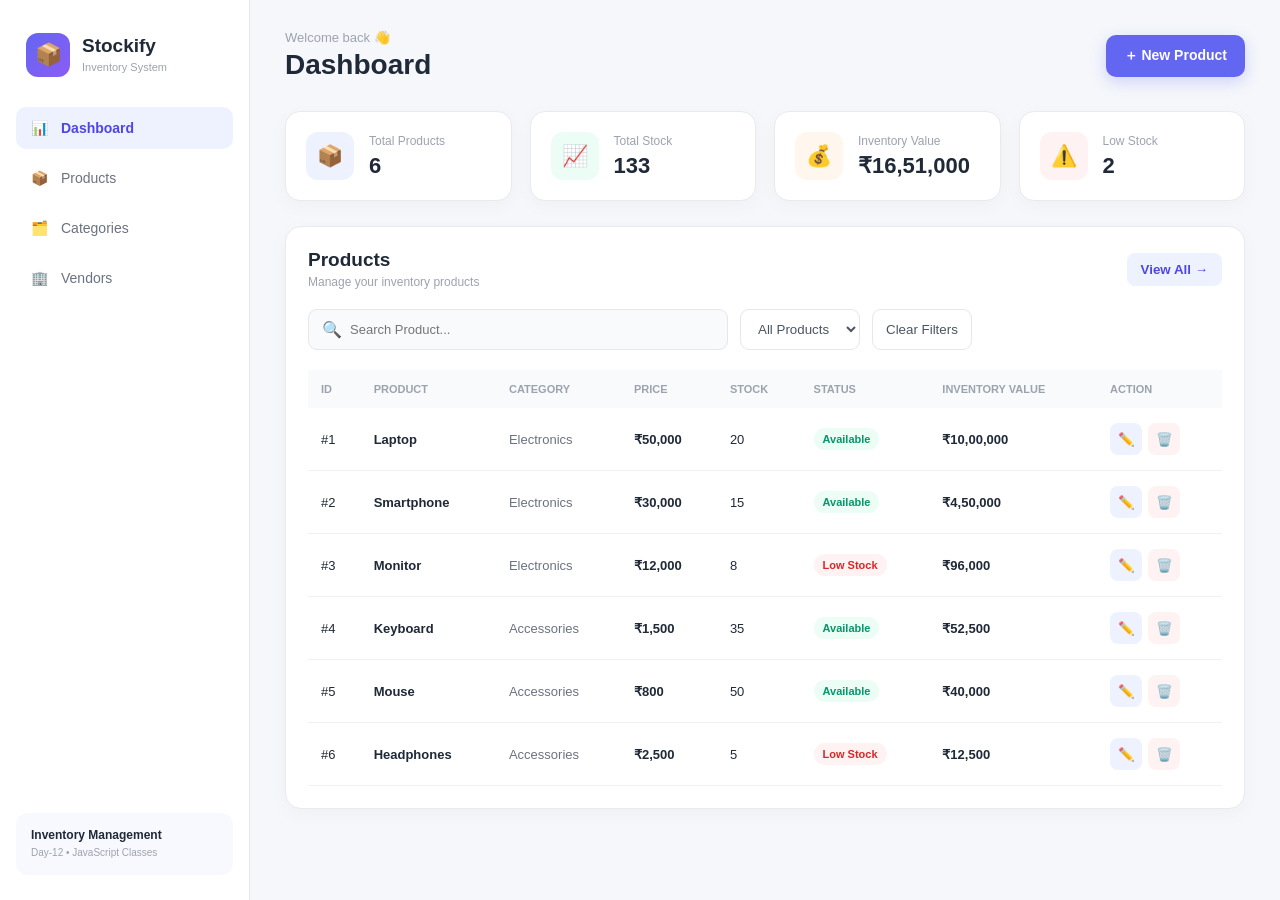
<file: Day-12/index.html>
<!DOCTYPE html>
<html lang="en">
<head>
    <meta charset="UTF-8">
    <meta name="viewport" content="width=device-width, initial-scale=1.0">

    <title>Inventory Management</title>

    <link rel="stylesheet" href="style.css">
</head>

<body>

    <!-- ================= SIDEBAR ================= -->

    <aside class="sidebar">

        <div class="logo">
            <div class="logo-icon">📦</div>

            <div>
                <h2>Stockify</h2>
                <span>Inventory System</span>
            </div>
        </div>

        <nav class="navigation">

            <button class="nav-item active" data-page="dashboard">
                <span>📊</span>
                Dashboard
            </button>

            <button class="nav-item" data-page="products">
                <span>📦</span>
                Products
            </button>

            <button class="nav-item" data-page="categories">
                <span>🗂️</span>
                Categories
            </button>

            <button class="nav-item" data-page="vendors">
                <span>🏢</span>
                Vendors
            </button>

        </nav>

        <div class="sidebar-bottom">
            <p>Inventory Management</p>
            <small>Day-12 • JavaScript Classes</small>
        </div>

    </aside>


    <!-- ================= MAIN ================= -->

    <main class="main-content">

        <!-- HEADER -->

        <header class="topbar">

            <div>
                <p class="small-title">Welcome back 👋</p>
                <h1 id="pageTitle">Dashboard</h1>
            </div>

            <button class="new-product-btn" id="newProductButton">
                <span>＋</span>
                New Product
            </button>

        </header>


        <!-- ================= DASHBOARD ================= -->

        <section id="dashboardPage" class="page active-page">

            <div class="stats-grid">

                <div class="stat-card">
                    <div class="stat-icon blue">📦</div>

                    <div>
                        <p>Total Products</p>
                        <h2 id="totalProducts">0</h2>
                    </div>
                </div>


                <div class="stat-card">
                    <div class="stat-icon green">📈</div>

                    <div>
                        <p>Total Stock</p>
                        <h2 id="totalStock">0</h2>
                    </div>
                </div>


                <div class="stat-card">
                    <div class="stat-icon orange">💰</div>

                    <div>
                        <p>Inventory Value</p>
                        <h2 id="inventoryValue">₹0</h2>
                    </div>
                </div>


                <div class="stat-card">
                    <div class="stat-icon red">⚠️</div>

                    <div>
                        <p>Low Stock</p>
                        <h2 id="lowStock">0</h2>
                    </div>
                </div>

            </div>


            <!-- RECENT PRODUCTS -->

            <div class="section-card">

                <div class="section-header">

                    <div>
                        <h2>Products</h2>
                        <p>Manage your inventory products</p>
                    </div>

                    <button class="view-all-btn" id="viewAllButton">
                        View All →
                    </button>

                </div>


                <!-- SEARCH -->

                <div class="toolbar">

                    <div class="search-box">

                        <span>🔍</span>

                        <input
                            type="text"
                            id="searchInput"
                            placeholder="Search Product..."
                        >

                    </div>


                    <select id="filterSelect">

                        <option value="all">
                            All Products
                        </option>

                        <option value="available">
                            Available
                        </option>

                        <option value="low">
                            Low Stock
                        </option>

                    </select>

                    <button id="clearFilters">
                        Clear Filters
                    </button>

                </div>


                <!-- TABLE -->

                <div class="table-container">

                    <table>

                        <thead>

                            <tr>
                                <th>ID</th>
                                <th>Product</th>
                                <th>Category</th>
                                <th>Price</th>
                                <th>Stock</th>
                                <th>Status</th>
                                <th>Inventory Value</th>
                                <th>Action</th>
                            </tr>

                        </thead>

                        <tbody id="productTableBody"></tbody>

                    </table>

                </div>

            </div>

        </section>


        <!-- ================= PRODUCTS ================= -->

        <section id="productsPage" class="page">

            <div class="section-card">

                <div class="section-header">

                    <div>
                        <h2>All Products</h2>
                        <p>View and manage all inventory products.</p>
                    </div>

                </div>

                <div class="toolbar">

                    <div class="search-box">

                        <span>🔍</span>

                        <input
                            type="text"
                            id="productSearchInput"
                            placeholder="Search Product..."
                        >

                    </div>

                </div>

                <div class="product-grid" id="productGrid"></div>

            </div>

        </section>


        <!-- ================= CATEGORIES ================= -->

        <section id="categoriesPage" class="page">

            <div class="category-header">

                <h2>Categories</h2>

                <p>
                    Select a category to view its products.
                </p>

            </div>


            <div class="category-grid">

                <button
                    class="category-card"
                    data-category="Electronics"
                >

                    <div class="category-icon">💻</div>

                    <h3>Electronics</h3>

                    <p>View Electronics products</p>

                </button>


                <button
                    class="category-card"
                    data-category="Accessories"
                >

                    <div class="category-icon">🎧</div>

                    <h3>Accessories</h3>

                    <p>View Accessories products</p>

                </button>

            </div>


            <div class="section-card category-products-card">

                <div class="section-header">

                    <div>
                        <h2 id="categoryTitle">
                            Select a Category
                        </h2>

                        <p id="categoryDescription">
                            Electronics and Accessories products
                            will appear here.
                        </p>
                    </div>

                </div>

                <div
                    class="product-grid"
                    id="categoryProductGrid"
                ></div>

            </div>

        </section>


        <!-- ================= VENDORS ================= -->

        <section id="vendorsPage" class="page">

            <div class="empty-page">

                <div class="empty-icon">🏢</div>

                <h2>Vendors</h2>

                <p>
                    Vendor management will be available soon.
                </p>

            </div>

        </section>


        <!-- ================= ADD PRODUCT MODAL ================= -->

        <div class="modal" id="productModal">

            <div class="modal-content">

                <div class="modal-header">

                    <div>
                        <h2 id="formTitle">Add New Product</h2>
                        <p>Create a new inventory product.</p>
                    </div>

                    <button
                        class="close-button"
                        id="closeModal"
                    >
                        ×
                    </button>

                </div>


                <form id="productForm">

                    <input
                        type="hidden"
                        id="productId"
                    >


                    <div class="form-group">

                        <label for="productName">
                            Product Name
                        </label>

                        <input
                            type="text"
                            id="productName"
                            placeholder="Enter product name"
                            required
                        >

                    </div>


                    <div class="form-group">

                        <label for="productCategory">
                            Category
                        </label>

                        <select
                            id="productCategory"
                            required
                        >

                            <option value="">
                                Select Category
                            </option>

                            <option value="Electronics">
                                Electronics
                            </option>

                            <option value="Accessories">
                                Accessories
                            </option>

                        </select>

                    </div>


                    <div class="form-row">

                        <div class="form-group">

                            <label for="productPrice">
                                Price
                            </label>

                            <input
                                type="number"
                                id="productPrice"
                                placeholder="50000"
                                min="0"
                                required
                            >

                        </div>


                        <div class="form-group">

                            <label for="productStock">
                                Stock
                            </label>

                            <input
                                type="number"
                                id="productStock"
                                placeholder="20"
                                min="0"
                                required
                            >

                        </div>

                    </div>


                    <div class="form-actions">

                        <button
                            type="button"
                            class="cancel-btn"
                            id="cancelButton"
                        >
                            Cancel
                        </button>

                        <button
                            type="submit"
                            class="save-btn"
                            id="saveButton"
                        >
                            Add Product
                        </button>

                    </div>

                </form>

            </div>

        </div>

    </main>


    <!-- MODULE JAVASCRIPT -->

    <script
        type="module"
        src="js/main.js"
    ></script>

</body>
</html>
</file>
<file: Day-12/style.css>
/* =========================
   RESET
========================= */

* {
    margin: 0;
    padding: 0;
    box-sizing: border-box;
}


body {
    font-family:
        -apple-system,
        BlinkMacSystemFont,
        "Segoe UI",
        sans-serif;

    background: #f5f7fb;
    color: #1f2937;
}


/* =========================
   SIDEBAR
========================= */

.sidebar {
    width: 250px;
    height: 100vh;

    position: fixed;
    left: 0;
    top: 0;

    background: #ffffff;

    border-right: 1px solid #e5e7eb;

    display: flex;
    flex-direction: column;

    padding: 25px 16px;

    z-index: 10;
}


.logo {
    display: flex;
    align-items: center;
    gap: 12px;

    padding: 8px 10px 30px;
}


.logo-icon {
    width: 44px;
    height: 44px;

    background: linear-gradient(
        135deg,
        #6366f1,
        #8b5cf6
    );

    border-radius: 12px;

    display: flex;
    align-items: center;
    justify-content: center;

    font-size: 22px;
}


.logo h2 {
    font-size: 19px;
}


.logo span {
    color: #9ca3af;
    font-size: 11px;
}


.navigation {
    display: flex;
    flex-direction: column;
    gap: 8px;
}


.nav-item {
    border: none;
    background: transparent;

    padding: 13px 15px;

    border-radius: 10px;

    display: flex;
    align-items: center;

    gap: 13px;

    font-size: 14px;

    color: #6b7280;

    cursor: pointer;

    text-align: left;

    transition: 0.25s;
}


.nav-item:hover {
    background: #f3f4ff;
    color: #6366f1;
}


.nav-item.active {
    background: #eef2ff;
    color: #4f46e5;

    font-weight: 600;
}


.sidebar-bottom {
    margin-top: auto;

    padding: 15px;

    border-radius: 12px;

    background: #f8f9ff;
}


.sidebar-bottom p {
    font-size: 12px;
    font-weight: 600;
}


.sidebar-bottom small {
    font-size: 10px;
    color: #9ca3af;
}


/* =========================
   MAIN
========================= */

.main-content {
    margin-left: 250px;

    min-height: 100vh;

    padding: 30px 35px;
}


/* =========================
   TOPBAR
========================= */

.topbar {
    display: flex;

    justify-content: space-between;
    align-items: center;

    margin-bottom: 30px;
}


.small-title {
    color: #9ca3af;
    font-size: 13px;

    margin-bottom: 4px;
}


.topbar h1 {
    font-size: 28px;
}


.new-product-btn {
    border: none;

    background: #6366f1;

    color: white;

    padding: 12px 18px;

    border-radius: 10px;

    font-size: 14px;
    font-weight: 600;

    cursor: pointer;

    box-shadow: 0 5px 15px rgba(99, 102, 241, 0.25);

    transition: 0.25s;
}


.new-product-btn:hover {
    background: #4f46e5;

    transform: translateY(-2px);
}


/* =========================
   PAGES
========================= */

.page {
    display: none;
}


.page.active-page {
    display: block;
}


/* =========================
   STATS
========================= */

.stats-grid {
    display: grid;

    grid-template-columns:
        repeat(4, 1fr);

    gap: 18px;

    margin-bottom: 25px;
}


.stat-card {
    background: white;

    border: 1px solid #e8eaf0;

    border-radius: 15px;

    padding: 20px;

    display: flex;

    align-items: center;

    gap: 15px;

    box-shadow:
        0 5px 20px rgba(0, 0, 0, 0.03);

    transition: 0.25s;
}


.stat-card:hover {
    transform: translateY(-4px);

    box-shadow:
        0 10px 25px rgba(0, 0, 0, 0.07);
}


.stat-icon {
    width: 48px;
    height: 48px;

    border-radius: 12px;

    display: flex;
    align-items: center;
    justify-content: center;

    font-size: 21px;
}


.stat-icon.blue {
    background: #eef2ff;
}


.stat-icon.green {
    background: #ecfdf5;
}


.stat-icon.orange {
    background: #fff7ed;
}


.stat-icon.red {
    background: #fef2f2;
}


.stat-card p {
    font-size: 12px;
    color: #9ca3af;

    margin-bottom: 5px;
}


.stat-card h2 {
    font-size: 22px;
}


/* =========================
   SECTION CARD
========================= */

.section-card {
    background: white;

    border: 1px solid #e8eaf0;

    border-radius: 16px;

    padding: 22px;

    box-shadow:
        0 5px 20px rgba(0, 0, 0, 0.03);
}


.section-header {
    display: flex;

    justify-content: space-between;
    align-items: center;

    margin-bottom: 20px;
}


.section-header h2 {
    font-size: 19px;
}


.section-header p {
    margin-top: 4px;

    color: #9ca3af;

    font-size: 12px;
}


.view-all-btn {
    border: none;

    background: #eef2ff;

    color: #4f46e5;

    padding: 9px 14px;

    border-radius: 8px;

    cursor: pointer;

    font-weight: 600;
}


/* =========================
   TOOLBAR
========================= */

.toolbar {
    display: flex;

    gap: 12px;

    margin-bottom: 20px;
}


.search-box {
    flex: 1;

    max-width: 420px;

    background: #f8fafc;

    border: 1px solid #e5e7eb;

    border-radius: 9px;

    padding: 10px 13px;

    display: flex;

    align-items: center;

    gap: 8px;
}


.search-box input {
    width: 100%;

    border: none;

    outline: none;

    background: transparent;

    font-size: 13px;
}


.toolbar select,
.toolbar > button {
    border: 1px solid #e5e7eb;

    background: white;

    border-radius: 9px;

    padding: 10px 13px;

    cursor: pointer;

    color: #4b5563;
}


.toolbar > button:hover {
    background: #f3f4f6;
}


/* =========================
   TABLE
========================= */

.table-container {
    width: 100%;

    overflow-x: auto;
}


table {
    width: 100%;

    border-collapse: collapse;

    min-width: 900px;
}


thead {
    background: #f8fafc;
}


th {
    padding: 13px;

    text-align: left;

    font-size: 11px;

    text-transform: uppercase;

    color: #9ca3af;
}


td {
    padding: 15px 13px;

    border-bottom: 1px solid #f0f1f4;

    font-size: 13px;
}


tbody tr {
    transition: 0.2s;
}


tbody tr:hover {
    background: #fafbff;
}


.product-name {
    font-weight: 600;
}


.category-text {
    color: #6b7280;
}


.price {
    font-weight: 600;
}


.status {
    display: inline-flex;

    padding: 5px 9px;

    border-radius: 20px;

    font-size: 11px;

    font-weight: 600;
}


.status.available {
    background: #ecfdf5;
    color: #059669;
}


.status.low {
    background: #fef2f2;
    color: #dc2626;
}


/* =========================
   ACTION BUTTONS
========================= */

.action-buttons {
    display: flex;

    gap: 6px;
}


.action-btn {
    border: none;

    width: 32px;
    height: 32px;

    border-radius: 8px;

    cursor: pointer;

    transition: 0.2s;
}


.edit-btn {
    background: #eef2ff;
}


.delete-btn {
    background: #fef2f2;
}


.action-btn:hover {
    transform: scale(1.08);
}


/* =========================
   PRODUCT GRID
========================= */

.product-grid {
    display: grid;

    grid-template-columns:
        repeat(auto-fill, minmax(230px, 1fr));

    gap: 18px;
}


.product-card {
    border: 1px solid #e5e7eb;

    border-radius: 14px;

    padding: 18px;

    transition: 0.25s;

    background: #fff;
}


.product-card:hover {
    transform: translateY(-4px);

    box-shadow:
        0 10px 25px rgba(0, 0, 0, 0.07);
}


.product-card-icon {
    width: 48px;
    height: 48px;

    border-radius: 12px;

    background: #eef2ff;

    display: flex;
    align-items: center;
    justify-content: center;

    font-size: 22px;

    margin-bottom: 15px;
}


.product-card h3 {
    font-size: 16px;

    margin-bottom: 5px;
}


.product-card-category {
    font-size: 12px;

    color: #9ca3af;

    margin-bottom: 14px;
}


.product-card-price {
    font-weight: 700;

    font-size: 17px;

    margin-bottom: 8px;
}


.product-card-stock {
    font-size: 12px;

    color: #6b7280;
}


/* =========================
   CATEGORIES
========================= */

.category-header {
    margin-bottom: 22px;
}


.category-header h2 {
    font-size: 21px;
}


.category-header p {
    color: #9ca3af;

    font-size: 13px;

    margin-top: 4px;
}


.category-grid {
    display: grid;

    grid-template-columns:
        repeat(2, 1fr);

    gap: 18px;

    margin-bottom: 25px;
}


.category-card {
    border: 1px solid #e5e7eb;

    background: white;

    border-radius: 16px;

    padding: 25px;

    text-align: left;

    cursor: pointer;

    transition: 0.25s;
}


.category-card:hover {
    transform: translateY(-4px);

    border-color: #818cf8;

    box-shadow:
        0 10px 25px rgba(0, 0, 0, 0.06);
}


.category-icon {
    font-size: 30px;

    margin-bottom: 12px;
}


.category-card h3 {
    font-size: 17px;
}


.category-card p {
    color: #9ca3af;

    font-size: 12px;

    margin-top: 5px;
}


.category-products-card {
    min-height: 250px;
}


/* =========================
   EMPTY PAGE
========================= */

.empty-page {
    min-height: 400px;

    background: white;

    border: 1px solid #e5e7eb;

    border-radius: 16px;

    display: flex;

    flex-direction: column;

    justify-content: center;

    align-items: center;

    text-align: center;
}


.empty-icon {
    font-size: 50px;

    margin-bottom: 15px;
}


.empty-page h2 {
    margin-bottom: 7px;
}


.empty-page p {
    color: #9ca3af;

    font-size: 13px;
}


/* =========================
   MODAL
========================= */

.modal {
    display: none;

    position: fixed;

    inset: 0;

    background: rgba(15, 23, 42, 0.45);

    backdrop-filter: blur(4px);

    align-items: center;
    justify-content: center;

    z-index: 100;
}


.modal.show {
    display: flex;
}


.modal-content {
    width: 470px;

    max-width: calc(100% - 30px);

    background: white;

    border-radius: 18px;

    padding: 25px;

    box-shadow:
        0 25px 60px rgba(0, 0, 0, 0.18);

    animation: modalOpen 0.2s ease;
}


@keyframes modalOpen {

    from {
        opacity: 0;
        transform: translateY(10px) scale(0.98);
    }

    to {
        opacity: 1;
        transform: translateY(0) scale(1);
    }

}


.modal-header {
    display: flex;

    justify-content: space-between;

    margin-bottom: 25px;
}


.modal-header h2 {
    font-size: 20px;
}


.modal-header p {
    color: #9ca3af;

    font-size: 12px;

    margin-top: 4px;
}


.close-button {
    width: 34px;
    height: 34px;

    border: none;

    background: #f3f4f6;

    border-radius: 8px;

    font-size: 22px;

    cursor: pointer;

    color: #6b7280;
}


/* =========================
   FORM
========================= */

.form-group {
    margin-bottom: 17px;
}


.form-row {
    display: grid;

    grid-template-columns: 1fr 1fr;

    gap: 15px;
}


.form-group label {
    display: block;

    font-size: 12px;

    font-weight: 600;

    margin-bottom: 7px;

    color: #374151;
}


.form-group input,
.form-group select {
    width: 100%;

    border: 1px solid #dfe3ea;

    background: #fafbfc;

    border-radius: 9px;

    padding: 11px 12px;

    outline: none;

    font-size: 13px;
}


.form-group input:focus,
.form-group select:focus {
    border-color: #6366f1;

    background: white;
}


.form-actions {
    display: flex;

    justify-content: flex-end;

    gap: 10px;

    margin-top: 25px;
}


.cancel-btn,
.save-btn {
    border: none;

    padding: 11px 18px;

    border-radius: 9px;

    cursor: pointer;

    font-weight: 600;
}


.cancel-btn {
    background: #f3f4f6;

    color: #4b5563;
}


.save-btn {
    background: #6366f1;

    color: white;
}


.save-btn:hover {
    background: #4f46e5;
}


/* =========================
   RESPONSIVE
========================= */

@media (max-width: 1000px) {

    .stats-grid {
        grid-template-columns:
            repeat(2, 1fr);
    }

}


@media (max-width: 750px) {

    .sidebar {
        width: 70px;

        padding: 15px 10px;
    }


    .logo div:not(.logo-icon),
    .nav-item:not(span),
    .sidebar-bottom {
        display: none;
    }


    .logo {
        justify-content: center;
    }


    .nav-item {
        justify-content: center;

        font-size: 0;
    }


    .nav-item span {
        font-size: 18px;
    }


    .main-content {
        margin-left: 70px;

        padding: 20px;
    }


    .topbar h1 {
        font-size: 22px;
    }


    .category-grid {
        grid-template-columns: 1fr;
    }

}


@media (max-width: 550px) {

    .stats-grid {
        grid-template-columns: 1fr;
    }


    .toolbar {
        flex-direction: column;
    }


    .search-box {
        max-width: none;
    }


    .form-row {
        grid-template-columns: 1fr;
    }

}
</file>
